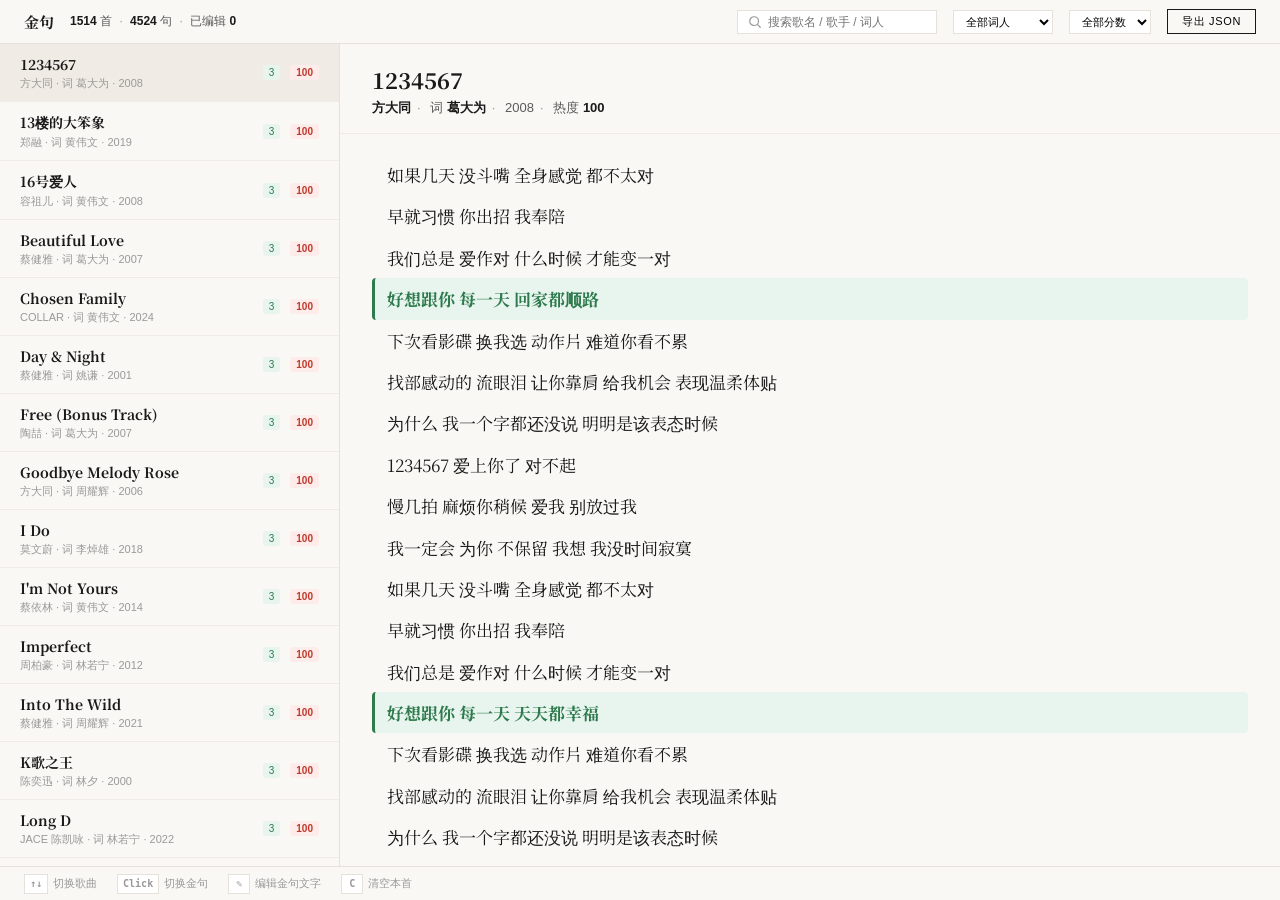
<file: golden.html>
<!DOCTYPE html>
<html lang="zh-Hans">
<head>
<meta charset="UTF-8">
<meta name="viewport" content="width=device-width, initial-scale=1.0">
<title>金句 · 管理</title>
<link rel="preconnect" href="https://fonts.googleapis.com">
<link rel="preconnect" href="https://fonts.gstatic.com" crossorigin>
<link href="https://fonts.googleapis.com/css2?family=Noto+Serif+TC:wght@400;700&family=Noto+Sans+TC:wght@400;700&display=swap" rel="stylesheet">
<style>
:root {
  --bg: #faf8f5;
  --bg-card: #fff;
  --ink: #1a1a1a;
  --ink-soft: #5a5a5a;
  --ink-faint: #999;
  --line: #e6e2db;
  --line-soft: #f0ece5;
  --quote: #2e7a4d;
  --quote-bg: #e8f5ee;
  --quote-bg-hover: #d4edda;
  --active-bg: #f0ece5;
}
* { box-sizing: border-box; margin: 0; padding: 0; }
html, body {
  background: var(--bg);
  color: var(--ink);
  font-family: -apple-system, "PingFang SC", "Hiragino Sans CNS", sans-serif;
  height: 100vh;
  overflow: hidden;
}

/* ─── Top bar ─── */
.topbar {
  display: flex;
  align-items: center;
  gap: 16px;
  padding: 10px 24px;
  border-bottom: 1px solid var(--line);
  font-size: 12px;
  height: 44px;
}
.topbar .title {
  font-family: "Noto Serif TC", serif;
  font-size: 15px;
  font-weight: 700;
  white-space: nowrap;
}
.topbar .stats { color: var(--ink-soft); white-space: nowrap; }
.topbar .stats strong { color: var(--ink); font-weight: 700; }
.topbar .spacer { flex: 1; }
.topbar .search-box {
  display: flex;
  align-items: center;
  background: var(--bg-card);
  border: 1px solid var(--line);
  padding: 4px 10px;
  gap: 6px;
  width: 200px;
}
.topbar .search-box input {
  border: none; outline: none; background: transparent;
  font-family: inherit; font-size: 12px; width: 100%;
}
.topbar .search-box svg { width: 14px; height: 14px; color: var(--ink-faint); flex-shrink: 0; }
.topbar select {
  border: 1px solid var(--line); background: var(--bg-card);
  padding: 4px 8px; font-family: inherit; font-size: 11px; cursor: pointer; outline: none;
}
.topbar button {
  background: transparent; border: 1px solid var(--ink);
  padding: 4px 14px; cursor: pointer; font-family: inherit;
  font-size: 11px; letter-spacing: 0.06em; white-space: nowrap;
}
.topbar button:hover { background: var(--ink); color: var(--bg); }

/* ─── Main layout ─── */
.main {
  display: grid;
  grid-template-columns: 340px 1fr;
  height: calc(100vh - 44px - 34px);
}

/* ─── Left: song list ─── */
.song-list { border-right: 1px solid var(--line); overflow-y: auto; }
.song-item {
  display: flex; align-items: center; gap: 10px;
  padding: 10px 20px; border-bottom: 1px solid var(--line-soft);
  cursor: pointer; transition: background 0.1s;
}
.song-item:hover { background: var(--line-soft); }
.song-item.active { background: var(--active-bg); }
.song-item .info { flex: 1; min-width: 0; }
.song-item .song-name {
  font-family: "Noto Serif TC", serif; font-size: 14px; font-weight: 700;
  white-space: nowrap; overflow: hidden; text-overflow: ellipsis;
}
.song-item .song-meta {
  font-size: 11px; color: var(--ink-faint); margin-top: 2px;
  white-space: nowrap; overflow: hidden; text-overflow: ellipsis;
}
.pop-badge {
  font-size: 10px; font-weight: 700; padding: 2px 6px;
  border-radius: 3px; white-space: nowrap; flex-shrink: 0;
}
.pop-100 { background: #fdecea; color: #c0392b; }
.pop-95  { background: #fef3e8; color: #d35400; }
.pop-90  { background: #eef1f1; color: #7f8c8d; }
.quote-count {
  font-size: 10px; color: var(--quote); background: var(--quote-bg);
  padding: 2px 6px; border-radius: 3px; white-space: nowrap; flex-shrink: 0;
}

/* ─── Right: lyrics panel ─── */
.lyrics-panel { display: flex; flex-direction: column; overflow: hidden; }
.lyrics-header {
  padding: 20px 32px 16px;
  border-bottom: 1px solid var(--line-soft);
}
.lyrics-header .lh-title {
  font-family: "Noto Serif TC", serif; font-size: 22px; font-weight: 700; margin-bottom: 4px;
}
.lyrics-header .lh-meta { font-size: 13px; color: var(--ink-soft); }
.lyrics-header .lh-meta b { color: var(--ink); font-weight: 700; }
.lyrics-header .lh-meta .dot { margin: 0 6px; color: var(--ink-faint); }
.lyrics-body { flex: 1; overflow-y: auto; padding: 20px 32px 40px; }

/* ─── Lyric lines ─── */
.lyric-line {
  font-family: "Noto Serif TC", serif; font-size: 17px; line-height: 2.2;
  padding: 2px 12px; cursor: pointer;
  transition: background 0.12s;
  border-left: 3px solid transparent;
  position: relative;
}
.lyric-line:hover { background: var(--line-soft); }

/* Quote group styling */
.lyric-line.quoted {
  background: var(--quote-bg); color: var(--quote); font-weight: 700;
  border-left-color: var(--quote);
}
.lyric-line.quoted:hover { background: var(--quote-bg-hover); }
.lyric-line.q-first { border-radius: 4px 4px 0 0; }
.lyric-line.q-last  { border-radius: 0 0 4px 4px; }
.lyric-line.q-solo  { border-radius: 4px; }
.lyric-line.q-mid   { border-radius: 0; }

/* Edit button on quote groups */
.q-edit-btn {
  position: absolute;
  right: 8px;
  top: 50%;
  transform: translateY(-50%);
  width: 26px; height: 26px;
  background: var(--quote);
  color: #fff;
  border: none; border-radius: 4px;
  cursor: pointer;
  display: flex; align-items: center; justify-content: center;
  opacity: 0;
  transition: opacity 0.15s;
  font-size: 13px;
  line-height: 1;
}
.lyric-line.quoted:hover .q-edit-btn,
.q-edit-btn:focus { opacity: 1; }

/* ─── Empty state ─── */
.empty-state {
  display: flex; align-items: center; justify-content: center;
  height: 100%; color: var(--ink-faint);
  font-family: "Noto Serif TC", serif; font-size: 16px;
}

/* ─── Modal ─── */
.modal-overlay {
  position: fixed; inset: 0;
  background: rgba(26, 26, 26, 0.45);
  display: none; align-items: center; justify-content: center;
  z-index: 100;
}
.modal-overlay.open { display: flex; }
.modal {
  background: var(--bg-card);
  width: 560px;
  max-width: 90vw;
  max-height: 80vh;
  border-radius: 6px;
  box-shadow: 0 12px 40px rgba(0,0,0,0.18);
  display: flex; flex-direction: column;
  overflow: hidden;
}
.modal-head {
  padding: 20px 24px 12px;
  border-bottom: 1px solid var(--line-soft);
}
.modal-head .mh-title {
  font-family: "Noto Serif TC", serif;
  font-size: 16px; font-weight: 700; margin-bottom: 4px;
}
.modal-head .mh-sub { font-size: 12px; color: var(--ink-faint); }
.modal-body { padding: 16px 24px; flex: 1; overflow-y: auto; }
.modal-body textarea {
  width: 100%;
  min-height: 100px;
  font-family: "Noto Serif TC", serif;
  font-size: 18px;
  line-height: 2;
  border: 1px solid var(--line);
  padding: 14px 16px;
  resize: vertical;
  outline: none;
  background: var(--bg);
  color: var(--ink);
  border-radius: 4px;
}
.modal-body textarea:focus { border-color: var(--quote); }
.modal-body .hint {
  font-size: 11px;
  color: var(--ink-faint);
  margin-top: 8px;
  line-height: 1.6;
}
.modal-body .hint kbd {
  display: inline-block;
  background: var(--bg);
  border: 1px solid var(--line);
  padding: 1px 5px;
  font-family: monospace;
  font-size: 10px;
  border-radius: 3px;
}
.modal-preview {
  margin-top: 16px;
  padding: 16px 20px;
  background: var(--bg);
  border: 1px dashed var(--line);
  border-radius: 4px;
}
.modal-preview .preview-label {
  font-size: 10px;
  color: var(--ink-faint);
  letter-spacing: 0.1em;
  margin-bottom: 8px;
}
.modal-preview .preview-text {
  font-family: "Noto Serif TC", serif;
  font-size: 20px;
  line-height: 1.8;
  font-weight: 700;
  color: var(--ink);
  white-space: pre-wrap;
}
.modal-foot {
  padding: 12px 24px;
  border-top: 1px solid var(--line-soft);
  display: flex; justify-content: flex-end; gap: 10px;
}
.modal-foot button {
  padding: 6px 20px;
  font-family: inherit; font-size: 12px;
  cursor: pointer; border-radius: 3px;
  letter-spacing: 0.04em;
}
.modal-foot .btn-cancel {
  background: transparent; border: 1px solid var(--line); color: var(--ink-soft);
}
.modal-foot .btn-cancel:hover { border-color: var(--ink); color: var(--ink); }
.modal-foot .btn-save {
  background: var(--quote); border: 1px solid var(--quote); color: #fff;
}
.modal-foot .btn-save:hover { background: #256b40; }

/* ─── Help bar ─── */
.helpbar {
  position: fixed; bottom: 0; left: 0; right: 0;
  background: var(--bg); border-top: 1px solid var(--line);
  padding: 6px 24px;
  display: flex; gap: 20px;
  font-size: 11px; color: var(--ink-faint); z-index: 10;
  height: 34px; align-items: center;
}
.helpbar .key { display: flex; align-items: center; gap: 5px; }
.helpbar .k {
  display: inline-flex; align-items: center; justify-content: center;
  min-width: 22px; height: 20px; padding: 0 5px;
  background: var(--bg-card); border: 1px solid var(--line);
  font-family: monospace; font-size: 10px; font-weight: 700;
}

/* ─── Scrollbar ─── */
::-webkit-scrollbar { width: 6px; }
::-webkit-scrollbar-track { background: transparent; }
::-webkit-scrollbar-thumb { background: var(--line); border-radius: 3px; }
::-webkit-scrollbar-thumb:hover { background: var(--ink-faint); }
</style>
</head>
<body>

<header class="topbar">
  <div class="title">金句</div>
  <div class="stats">
    <strong id="totalSongs">0</strong> 首
    <span style="margin:0 4px;color:var(--ink-faint)">·</span>
    <strong id="totalQuotes">0</strong> 句
    <span style="margin:0 4px;color:var(--ink-faint)">·</span>
    已编辑 <strong id="editedCount">0</strong>
  </div>
  <div class="spacer"></div>
  <div class="search-box">
    <svg viewBox="0 0 16 16" fill="none"><circle cx="7" cy="7" r="5" stroke="currentColor" stroke-width="1.4"/><line x1="11" y1="11" x2="14" y2="14" stroke="currentColor" stroke-width="1.4" stroke-linecap="round"/></svg>
    <input id="search" type="text" placeholder="搜索歌名 / 歌手 / 词人" autocomplete="off">
  </div>
  <select id="filterLyricist"><option value="">全部词人</option></select>
  <select id="filterPop">
    <option value="">全部分数</option>
    <option value="100">100</option>
    <option value="95">95</option>
    <option value="90">90</option>
  </select>
  <button id="exportBtn">导出 JSON</button>
</header>

<div class="main">
  <div class="song-list" id="songList"></div>
  <div class="lyrics-panel" id="lyricsPanel">
    <div class="empty-state">选择左侧歌曲查看歌词</div>
  </div>
</div>

<!-- Edit modal -->
<div class="modal-overlay" id="modalOverlay">
  <div class="modal">
    <div class="modal-head">
      <div class="mh-title" id="modalTitle"></div>
      <div class="mh-sub" id="modalSub"></div>
    </div>
    <div class="modal-body">
      <textarea id="modalText" spellcheck="false"></textarea>
      <div class="hint">
        直接编辑文字：可增删字、调空格。按 <kbd>Enter</kbd> 插入换行，标记海报换行位置。
      </div>
      <div class="modal-preview">
        <div class="preview-label">海报预览</div>
        <div class="preview-text" id="modalPreview"></div>
      </div>
    </div>
    <div class="modal-foot">
      <button class="btn-cancel" id="modalCancel">取消</button>
      <button class="btn-save" id="modalSave">保存</button>
    </div>
  </div>
</div>

<footer class="helpbar">
  <div class="key"><span class="k">↑↓</span> 切换歌曲</div>
  <div class="key"><span class="k">Click</span> 切换金句</div>
  <div class="key"><span class="k">✎</span> 编辑金句文字</div>
  <div class="key"><span class="k">C</span> 清空本首</div>
</footer>

<script>
const STORAGE_KEY = 'golden_quotes_v2';
let DATA = [];
let filtered = [];
let currentIdx = -1;
let editedSongs = new Set();

// ═══════════════ LOAD ═══════════════
async function loadData() {
  const res = await fetch('data/golden_quotes.json');
  DATA = await res.json();

  const saved = localStorage.getItem(STORAGE_KEY);
  if (saved) {
    try {
      const edits = JSON.parse(saved);
      if (edits.quotes) {
        for (const [id, q] of Object.entries(edits.quotes)) {
          const song = DATA.find(s => String(s.id) === id);
          if (song) { song.quotes = q; editedSongs.add(String(song.id)); }
        }
      }
    } catch {}
  }

  buildLyricistFilter();
  applyFilters();
  updateStats();
}

// ═══════════════ PERSISTENCE ═══════════════
function saveEdits() {
  const edits = { quotes: {} };
  for (const id of editedSongs) {
    const song = DATA.find(s => String(s.id) === id);
    if (song) edits.quotes[id] = song.quotes;
  }
  localStorage.setItem(STORAGE_KEY, JSON.stringify(edits));
}

// ═══════════════ QUOTE HELPERS ═══════════════
function getQuotedLines(song) {
  const set = new Set();
  for (const q of song.quotes) for (const l of q.lines) set.add(l);
  return set;
}

function findQuoteGroup(song, lineIdx) {
  return song.quotes.findIndex(q => q.lines.includes(lineIdx));
}

function rebuildQuotes(song) {
  const quoted = getQuotedLines(song);
  const sorted = [...quoted].sort((a, b) => a - b);

  const groups = [];
  let cur = null;
  for (const idx of sorted) {
    if (cur && idx === cur[cur.length - 1] + 1) {
      cur.push(idx);
    } else {
      if (cur) groups.push(cur);
      cur = [idx];
    }
  }
  if (cur) groups.push(cur);

  song.quotes = groups.map(lines => {
    const existing = song.quotes.find(q =>
      q.lines.length === lines.length && q.lines.every((l, i) => l === lines[i])
    );
    if (existing) return existing;
    return { lines, text: lines.map(i => song.lyrics[i]).join('\n') };
  });
}

function toggleLine(song, lineIdx) {
  const quoted = getQuotedLines(song);
  if (quoted.has(lineIdx)) {
    quoted.delete(lineIdx);
  } else {
    quoted.add(lineIdx);
  }

  const sorted = [...quoted].sort((a, b) => a - b);
  const groups = [];
  let cur = null;
  for (const idx of sorted) {
    if (cur && idx === cur[cur.length - 1] + 1) {
      cur.push(idx);
    } else {
      if (cur) groups.push(cur);
      cur = [idx];
    }
  }
  if (cur) groups.push(cur);

  song.quotes = groups.map(lines => {
    const existing = song.quotes.find(q =>
      q.lines.length === lines.length && q.lines.every((l, i) => l === lines[i])
    );
    if (existing) return existing;
    return { lines, text: lines.map(i => song.lyrics[i]).join('\n') };
  });

  editedSongs.add(String(song.id));
  saveEdits();
  updateStats();
}

// ═══════════════ FILTERS ═══════════════
function buildLyricistFilter() {
  const counts = {};
  DATA.forEach(s => { const l = s.lyricist || '未知'; counts[l] = (counts[l] || 0) + 1; });
  const sel = document.getElementById('filterLyricist');
  Object.entries(counts).sort((a, b) => b[1] - a[1]).forEach(([name, cnt]) => {
    const opt = document.createElement('option');
    opt.value = name;
    opt.textContent = `${name} (${cnt})`;
    sel.appendChild(opt);
  });
}

function applyFilters() {
  const q = document.getElementById('search').value.trim().toLowerCase();
  const lyricist = document.getElementById('filterLyricist').value;
  const pop = document.getElementById('filterPop').value;

  filtered = DATA.filter(s => {
    if (lyricist && s.lyricist !== lyricist) return false;
    if (pop && s.popularity !== Number(pop)) return false;
    if (q && !(s.title + ' ' + s.artist + ' ' + s.lyricist).toLowerCase().includes(q)) return false;
    return true;
  });

  renderList();
  if (filtered.length > 0) {
    if (currentIdx < 0 || currentIdx >= filtered.length) selectSong(0);
    else selectSong(currentIdx);
  } else {
    currentIdx = -1;
    document.getElementById('lyricsPanel').innerHTML = '<div class="empty-state">无匹配结果</div>';
  }
}

// ═══════════════ RENDER LIST ═══════════════
function renderList() {
  const el = document.getElementById('songList');
  el.innerHTML = '';
  filtered.forEach((song, idx) => {
    const div = document.createElement('div');
    div.className = 'song-item' + (idx === currentIdx ? ' active' : '');
    const popCls = song.popularity >= 100 ? 'pop-100' : song.popularity >= 95 ? 'pop-95' : 'pop-90';
    const qc = song.quotes.length;
    div.innerHTML = `
      <div class="info">
        <div class="song-name">${esc(song.title)}</div>
        <div class="song-meta">${esc(song.artist)} · 词 ${esc(song.lyricist)} · ${song.year || '?'}</div>
      </div>
      ${qc > 0 ? `<span class="quote-count">${qc}</span>` : ''}
      <span class="pop-badge ${popCls}">${song.popularity}</span>
    `;
    div.addEventListener('click', () => selectSong(idx));
    el.appendChild(div);
  });
}

// ═══════════════ SELECT SONG ═══════════════
function selectSong(idx) {
  if (idx < 0 || idx >= filtered.length) return;
  currentIdx = idx;
  document.querySelectorAll('.song-item').forEach((el, i) => el.classList.toggle('active', i === idx));
  const activeEl = document.querySelector('.song-item.active');
  if (activeEl) activeEl.scrollIntoView({ block: 'nearest', behavior: 'instant' });
  renderLyrics(filtered[idx]);
}

// ═══════════════ RENDER LYRICS ═══════════════
function renderLyrics(song) {
  const panel = document.getElementById('lyricsPanel');
  if (!song) { panel.innerHTML = '<div class="empty-state">无匹配结果</div>'; return; }

  panel.innerHTML = `
    <div class="lyrics-header">
      <div class="lh-title">${esc(song.title)}</div>
      <div class="lh-meta">
        <b>${esc(song.artist)}</b><span class="dot">·</span>
        词 <b>${esc(song.lyricist)}</b><span class="dot">·</span>
        ${song.year || '?'}<span class="dot">·</span>
        热度 <b>${song.popularity}</b>
      </div>
    </div>
    <div class="lyrics-body" id="lyricsBody"></div>
  `;

  renderLyricLines(song);
}

function renderLyricLines(song) {
  const body = document.getElementById('lyricsBody');
  body.innerHTML = '';

  const quotedLines = getQuotedLines(song);
  const lineToGroup = {};
  song.quotes.forEach((q, gi) => q.lines.forEach(l => { lineToGroup[l] = gi; }));

  song.lyrics.forEach((line, i) => {
    const div = document.createElement('div');
    div.className = 'lyric-line';
    div.textContent = line;
    div.dataset.lineIdx = i;

    if (quotedLines.has(i)) {
      div.classList.add('quoted');
      const grp = song.quotes[lineToGroup[i]];
      const pos = grp.lines.indexOf(i);
      const len = grp.lines.length;

      if (len === 1) {
        div.classList.add('q-solo');
      } else if (pos === 0) {
        div.classList.add('q-first');
      } else if (pos === len - 1) {
        div.classList.add('q-last');
      } else {
        div.classList.add('q-mid');
      }

      if (pos === len - 1 || len === 1) {
        const btn = document.createElement('button');
        btn.className = 'q-edit-btn';
        btn.innerHTML = '✎';
        btn.title = '编辑金句';
        btn.addEventListener('click', e => {
          e.stopPropagation();
          openModal(song, lineToGroup[i]);
        });
        div.appendChild(btn);
      }
    }

    div.addEventListener('click', () => {
      toggleLine(song, i);
      renderLyricLines(song);
      updateListQuoteCount(currentIdx, song);
    });

    body.appendChild(div);
  });
}

function updateListQuoteCount(idx, song) {
  const items = document.querySelectorAll('.song-item');
  if (!items[idx]) return;
  const qcEl = items[idx].querySelector('.quote-count');
  const qc = song.quotes.length;
  if (qcEl) {
    if (qc > 0) qcEl.textContent = qc;
    else qcEl.remove();
  } else if (qc > 0) {
    const span = document.createElement('span');
    span.className = 'quote-count';
    span.textContent = qc;
    items[idx].querySelector('.info').after(span);
  }
}

// ═══════════════ MODAL ═══════════════
let modalSong = null;
let modalGroupIdx = -1;

function openModal(song, groupIdx) {
  modalSong = song;
  modalGroupIdx = groupIdx;
  const q = song.quotes[groupIdx];

  document.getElementById('modalTitle').textContent = song.title;
  document.getElementById('modalSub').textContent =
    `${song.artist} · 词 ${song.lyricist} · 第 ${q.lines.map(l => l + 1).join('-')} 行`;

  const textarea = document.getElementById('modalText');
  textarea.value = q.text;
  document.getElementById('modalPreview').textContent = q.text;
  document.getElementById('modalOverlay').classList.add('open');
  textarea.focus();
  textarea.select();
}

function closeModal() {
  document.getElementById('modalOverlay').classList.remove('open');
  modalSong = null;
  modalGroupIdx = -1;
}

function saveModal() {
  if (!modalSong || modalGroupIdx < 0) return;
  const text = document.getElementById('modalText').value;
  modalSong.quotes[modalGroupIdx].text = text;
  editedSongs.add(String(modalSong.id));
  saveEdits();
  closeModal();
}

document.getElementById('modalText').addEventListener('input', e => {
  document.getElementById('modalPreview').textContent = e.target.value;
});
document.getElementById('modalCancel').addEventListener('click', closeModal);
document.getElementById('modalSave').addEventListener('click', saveModal);
document.getElementById('modalOverlay').addEventListener('click', e => {
  if (e.target === e.currentTarget) closeModal();
});

// ═══════════════ STATS ═══════════════
function updateStats() {
  document.getElementById('totalSongs').textContent = DATA.length;
  document.getElementById('totalQuotes').textContent = DATA.reduce((s, d) => s + d.quotes.length, 0);
  document.getElementById('editedCount').textContent = editedSongs.size;
}

// ═══════════════ EXPORT ═══════════════
function exportJSON() {
  const out = DATA.map(s => ({
    id: s.id, title: s.title, artist: s.artist,
    lyricist: s.lyricist, year: s.year, popularity: s.popularity,
    lyrics: s.lyrics, quotes: s.quotes,
  }));
  const blob = new Blob([JSON.stringify(out, null, 2)], { type: 'application/json' });
  const a = document.createElement('a');
  a.href = URL.createObjectURL(blob);
  a.download = 'golden_quotes.json';
  document.body.appendChild(a);
  a.click();
  document.body.removeChild(a);
}

// ═══════════════ KEYBOARD ═══════════════
document.addEventListener('keydown', e => {
  // Modal open: handle Escape and Cmd+Enter
  if (document.getElementById('modalOverlay').classList.contains('open')) {
    if (e.key === 'Escape') closeModal();
    if (e.key === 'Enter' && (e.metaKey || e.ctrlKey)) { e.preventDefault(); saveModal(); }
    return;
  }

  if (e.target.tagName === 'INPUT' || e.target.tagName === 'TEXTAREA' || e.target.tagName === 'SELECT') return;

  if (e.key === 'ArrowDown') {
    e.preventDefault();
    if (currentIdx < filtered.length - 1) selectSong(currentIdx + 1);
  } else if (e.key === 'ArrowUp') {
    e.preventDefault();
    if (currentIdx > 0) selectSong(currentIdx - 1);
  } else if (e.key === 'c' || e.key === 'C') {
    if (currentIdx >= 0 && filtered[currentIdx]) {
      const song = filtered[currentIdx];
      song.quotes = [];
      editedSongs.add(String(song.id));
      saveEdits();
      renderLyricLines(song);
      updateStats();
      updateListQuoteCount(currentIdx, song);
    }
  }
});

// ═══════════════ EVENTS ═══════════════
document.getElementById('search').addEventListener('input', debounce(applyFilters, 200));
document.getElementById('filterLyricist').addEventListener('change', applyFilters);
document.getElementById('filterPop').addEventListener('change', applyFilters);
document.getElementById('exportBtn').addEventListener('click', exportJSON);

function esc(s) { const d = document.createElement('div'); d.textContent = s || ''; return d.innerHTML; }
function debounce(fn, ms) { let t; return (...a) => { clearTimeout(t); t = setTimeout(() => fn(...a), ms); }; }

loadData();
</script>
</body>
</html>
</file>
